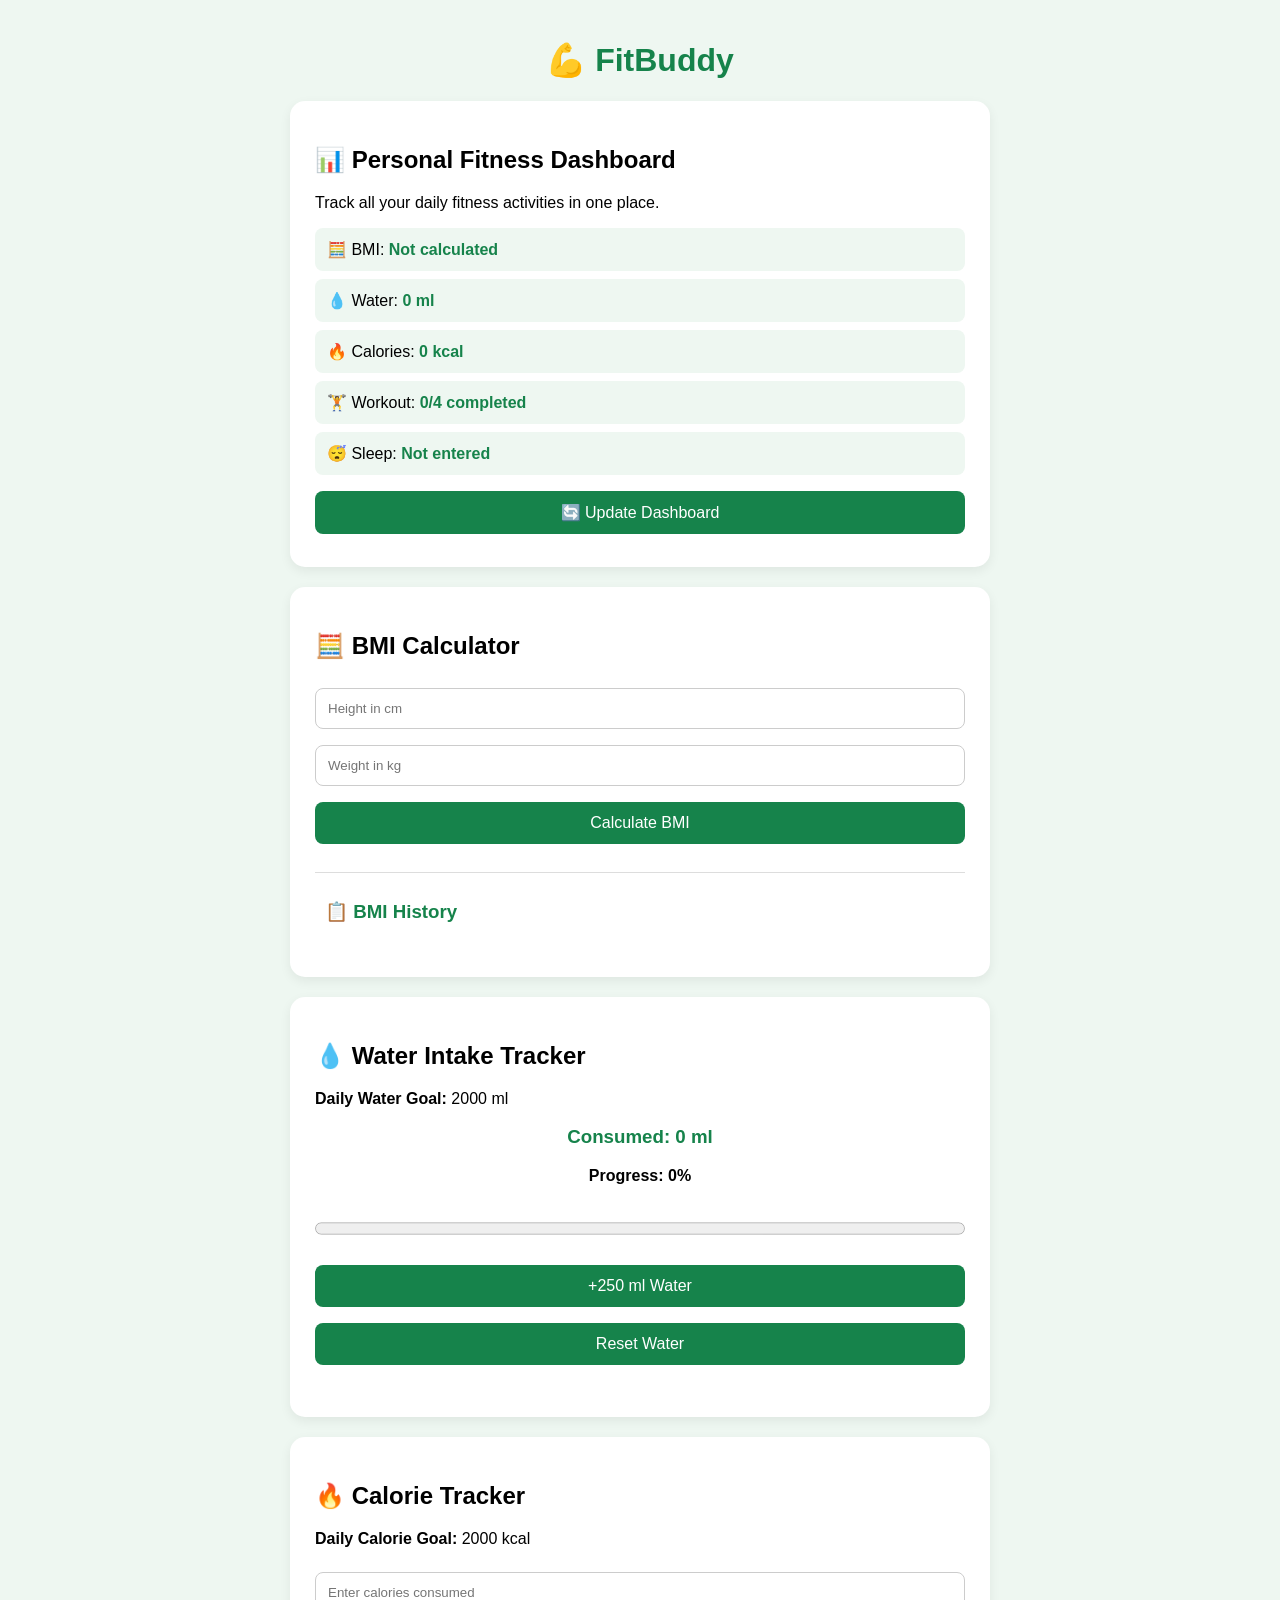
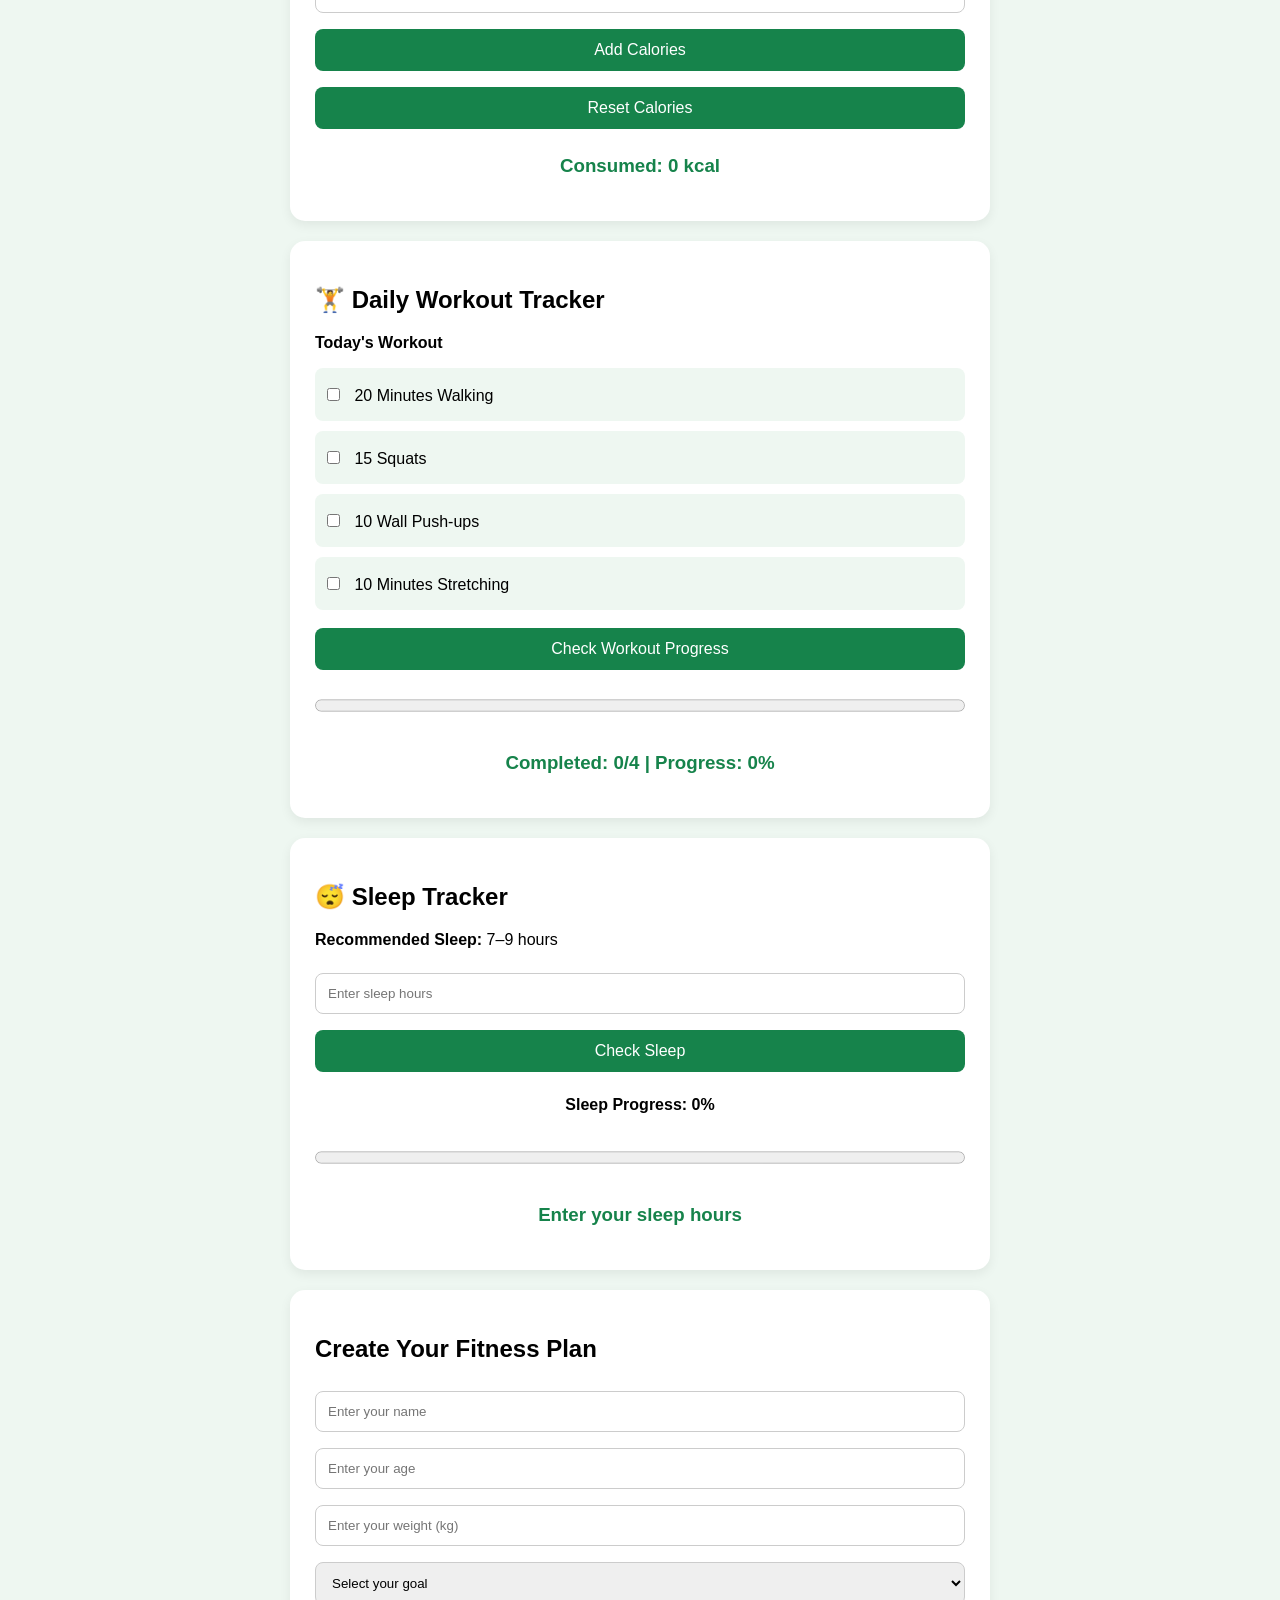
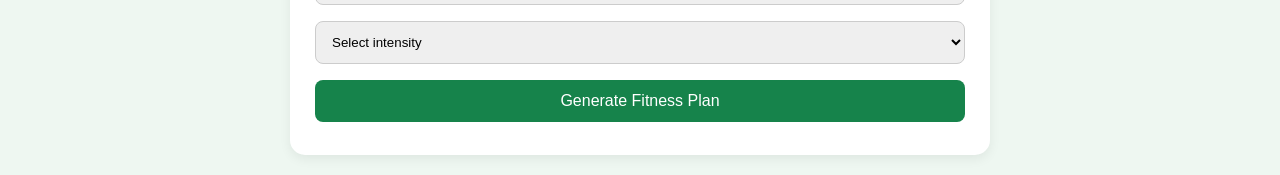
<file: templates/index.html>
<!DOCTYPE html>
<html lang="en">
<head>
    <meta charset="UTF-8">
    <meta name="viewport" content="width=device-width, initial-scale=1.0">
    <title>FitBuddy</title>

    <style>
        body {
            font-family: Arial, sans-serif;
            background: #eef7f1;
            margin: 0;
            padding: 20px;
        }

        .container {
            max-width: 700px;
            margin: auto;
        }

        h1 {
            text-align: center;
            color: #16834b;
        }

        .card {
            background: white;
            padding: 25px;
            margin-top: 20px;
            border-radius: 15px;
            box-shadow: 0 4px 12px #0001;
        }

        input, select, button {
            width: 100%;
            padding: 12px;
            margin: 8px 0;
            box-sizing: border-box;
            border-radius: 8px;
            border: 1px solid #ccc;
        }

        button {
            background: #16834b;
            color: white;
            border: none;
            cursor: pointer;
            font-size: 16px;
        }

        button:hover {
            background: #106638;
        }

        #result {
            white-space: pre-line;
            line-height: 1.7;
            color: #333;
        }

        #bmiResult {
            margin-top: 15px;
        }

        #bmiHistory {
            margin-top: 20px;
            padding: 10px;
            border-top: 1px solid #ddd;
        }

        #bmiHistory h3 {
            color: #16834b;
        }

        .history-item {
            background: #eef7f1;
            padding: 12px;
            margin: 8px 0;
            border-radius: 8px;
        }

        #waterProgress,
        #workoutProgress,
        #sleepProgress {
            width: 100%;
            height: 25px;
            margin: 15px 0;
        }

        #waterAmount,
        #calorieAmount,
        #workoutResult,
        #sleepResult {
            color: #16834b;
            text-align: center;
        }

        #waterPercentage,
        #sleepPercentage {
            text-align: center;
            font-weight: bold;
        }

        #waterMessage,
        #calorieMessage,
        #sleepMessage {
            color: #16834b;
            text-align: center;
            font-weight: bold;
        }

        .workout-option {
            display: block;
            background: #eef7f1;
            padding: 12px;
            margin: 10px 0;
            border-radius: 8px;
        }

        .workout-option input {
            width: auto;
            margin-right: 10px;
        }

        #dashboardBMI,
        #dashboardWater,
        #dashboardCalories,
        #dashboardWorkout,
        #dashboardSleep {
            color: #16834b;
            font-weight: bold;
        }
    </style>
</head>

<body>

    <div class="container">

        <h1>💪 FitBuddy</h1>

        <!-- Personal Fitness Dashboard -->
        <div class="card">
            <h2>📊 Personal Fitness Dashboard</h2>

            <p>Track all your daily fitness activities in one place.</p>

            <div class="history-item">
                🧮 BMI:
                <span id="dashboardBMI">Not calculated</span>
            </div>

            <div class="history-item">
                💧 Water:
                <span id="dashboardWater">0 ml</span>
            </div>

            <div class="history-item">
                🔥 Calories:
                <span id="dashboardCalories">0 kcal</span>
            </div>

            <div class="history-item">
                🏋️ Workout:
                <span id="dashboardWorkout">0/4 completed</span>
            </div>

            <div class="history-item">
                😴 Sleep:
                <span id="dashboardSleep">Not entered</span>
            </div>

            <button type="button" onclick="updateDashboard()">
                🔄 Update Dashboard
            </button>
        </div>

        <!-- BMI Calculator -->
        <div class="card">
            <h2>🧮 BMI Calculator</h2>

            <input
                type="number"
                id="bmiHeight"
                placeholder="Height in cm"
                min="1"
            >

            <input
                type="number"
                id="bmiWeight"
                placeholder="Weight in kg"
                min="1"
            >

            <button type="button" onclick="calculateBMI()">
                Calculate BMI
            </button>

            <h3 id="bmiResult"></h3>

            <div id="bmiHistory">
                <h3>📋 BMI History</h3>
            </div>
        </div>

        <!-- Water Intake Tracker -->
        <div class="card">
            <h2>💧 Water Intake Tracker</h2>

            <p><strong>Daily Water Goal:</strong> 2000 ml</p>

            <h3 id="waterAmount">Consumed: 0 ml</h3>

            <p id="waterPercentage">Progress: 0%</p>

            <progress
                id="waterProgress"
                value="0"
                max="2000">
            </progress>

            <button type="button" onclick="addWater(250)">
                +250 ml Water
            </button>

            <button type="button" onclick="resetWater()">
                Reset Water
            </button>

            <h3 id="waterMessage"></h3>
        </div>

        <!-- Calorie Tracker -->
        <div class="card">
            <h2>🔥 Calorie Tracker</h2>

            <p><strong>Daily Calorie Goal:</strong> 2000 kcal</p>

            <input
                type="number"
                id="calorieInput"
                placeholder="Enter calories consumed"
                min="1"
                step="1"
            >

            <button type="button" onclick="addCalories()">
                Add Calories
            </button>

            <button type="button" onclick="resetCalories()">
                Reset Calories
            </button>

            <h3 id="calorieAmount">Consumed: 0 kcal</h3>

            <p id="calorieMessage"></p>
        </div>

        <!-- Daily Workout Tracker -->
        <div class="card">
            <h2>🏋️ Daily Workout Tracker</h2>

            <p><strong>Today's Workout</strong></p>

            <label class="workout-option">
                <input type="checkbox" id="walking">
                20 Minutes Walking
            </label>

            <label class="workout-option">
                <input type="checkbox" id="squats">
                15 Squats
            </label>

            <label class="workout-option">
                <input type="checkbox" id="pushups">
                10 Wall Push-ups
            </label>

            <label class="workout-option">
                <input type="checkbox" id="stretching">
                10 Minutes Stretching
            </label>

            <button type="button" onclick="checkWorkout()">
                Check Workout Progress
            </button>

            <progress
                id="workoutProgress"
                value="0"
                max="4">
            </progress>

            <h3 id="workoutResult">
                Completed: 0/4 | Progress: 0%
            </h3>
        </div>

        <!-- Sleep Tracker -->
        <div class="card">
            <h2>😴 Sleep Tracker</h2>

            <p><strong>Recommended Sleep:</strong> 7–9 hours</p>

            <input
                type="number"
                id="sleepHours"
                placeholder="Enter sleep hours"
                min="0"
                max="24"
                step="0.5"
            >

            <button type="button" onclick="checkSleep()">
                Check Sleep
            </button>

            <p id="sleepPercentage">Sleep Progress: 0%</p>

            <progress
                id="sleepProgress"
                value="0"
                max="9">
            </progress>

            <h3 id="sleepResult">
                Enter your sleep hours
            </h3>

            <p id="sleepMessage"></p>
        </div>

        <!-- Fitness Plan Form -->
        <div class="card">
            <h2>Create Your Fitness Plan</h2>

            <form id="fitnessForm">

                <input
                    type="text"
                    name="name"
                    placeholder="Enter your name"
                    required
                >

                <input
                    type="number"
                    name="age"
                    placeholder="Enter your age"
                    required
                >

                <input
                    type="number"
                    name="weight"
                    placeholder="Enter your weight (kg)"
                    required
                >

                <select name="goal" required>
                    <option value="">Select your goal</option>
                    <option value="weight loss">Weight Loss</option>
                    <option value="muscle gain">Muscle Gain</option>
                    <option value="general fitness">General Fitness</option>
                </select>

                <select name="intensity" required>
                    <option value="">Select intensity</option>
                    <option value="beginner">Beginner</option>
                    <option value="intermediate">Intermediate</option>
                    <option value="advanced">Advanced</option>
                </select>

                <button type="submit">
                    Generate Fitness Plan
                </button>

            </form>
        </div>

        <!-- Fitness Plan Result -->
        <div class="card" id="resultCard" style="display: none;">

            <h2>🌟 Your Fitness Plan</h2>

            <div id="result"></div>

            <button type="button" onclick="window.print()">
                🖨️ Print / Save Plan
            </button>

        </div>

    </div>

    <script>

        // BMI Calculator
        function calculateBMI() {

            const height = Number(
                document.getElementById("bmiHeight").value
            );

            const weight = Number(
                document.getElementById("bmiWeight").value
            );

            const resultElement =
                document.getElementById("bmiResult");

            if (!height || !weight || height <= 0 || weight <= 0) {

                resultElement.textContent =
                    "Please enter valid height and weight.";

                resultElement.style.color = "red";

                return;
            }

            const heightInMeter = height / 100;

            const bmi = weight / (
                heightInMeter * heightInMeter
            );

            let category = "";

            if (bmi < 18.5) {

                category = "Underweight";
                resultElement.style.color = "orange";

            } else if (bmi < 25) {

                category = "Normal weight";
                resultElement.style.color = "green";

            } else if (bmi < 30) {

                category = "Overweight";
                resultElement.style.color = "blue";

            } else {

                category = "Obesity range";
                resultElement.style.color = "red";
            }

            resultElement.textContent =
                "Your BMI: " + bmi.toFixed(2) +
                " | " + category;

            const historyElement =
                document.getElementById("bmiHistory");

            const historyItem =
                document.createElement("div");

            historyItem.className = "history-item";

            historyItem.textContent =
                "BMI: " + bmi.toFixed(2) +
                " | Category: " + category +
                " | Weight: " + weight + " kg";

            historyElement.appendChild(historyItem);
        }


        // Water Intake Tracker
        let waterConsumed = 0;

        const dailyWaterGoal = 2000;

        function addWater(amount) {

            waterConsumed += amount;

            if (waterConsumed > dailyWaterGoal) {
                waterConsumed = dailyWaterGoal;
            }

            const percentage =
                Math.round(
                    (waterConsumed / dailyWaterGoal) * 100
                );

            document.getElementById("waterAmount")
                .textContent =
                "Consumed: " + waterConsumed + " ml";

            document.getElementById("waterPercentage")
                .textContent =
                "Progress: " + percentage + "%";

            document.getElementById("waterProgress")
                .value = waterConsumed;

            if (waterConsumed >= dailyWaterGoal) {

                document.getElementById("waterMessage")
                    .textContent =
                    "🎉 Daily water goal completed!";

            } else {

                document.getElementById("waterMessage")
                    .textContent =
                    "Keep drinking water! 💧";
            }
        }

        function resetWater() {

            waterConsumed = 0;

            document.getElementById("waterAmount")
                .textContent =
                "Consumed: 0 ml";

            document.getElementById("waterPercentage")
                .textContent =
                "Progress: 0%";

            document.getElementById("waterProgress")
                .value = 0;

            document.getElementById("waterMessage")
                .textContent = "";
        }


        // Calorie Tracker
        let totalCalories = 0;

        const dailyCalorieGoal = 2000;

        function addCalories() {

            const input =
                document.getElementById("calorieInput");

            const calories = parseInt(
                input.value.trim(),
                10
            );

            if (isNaN(calories) || calories <= 0) {

                alert("Please enter valid calories");

                input.focus();

                return;
            }

            totalCalories += calories;

            document.getElementById("calorieAmount")
                .textContent =
                "Consumed: " + totalCalories + " kcal";

            if (totalCalories >= dailyCalorieGoal) {

                document.getElementById("calorieMessage")
                    .textContent =
                    "🎯 Daily calorie goal reached!";

            } else {

                document.getElementById("calorieMessage")
                    .textContent =
                    "Keep tracking your calories! 💪";
            }

            input.value = "";
        }

        function resetCalories() {

            totalCalories = 0;

            document.getElementById("calorieAmount")
                .textContent =
                "Consumed: 0 kcal";

            document.getElementById("calorieMessage")
                .textContent = "";
        }


        // Daily Workout Tracker
        function checkWorkout() {

            let completed = 0;

            const totalWorkouts = 4;

            if (document.getElementById("walking").checked) {
                completed++;
            }

            if (document.getElementById("squats").checked) {
                completed++;
            }

            if (document.getElementById("pushups").checked) {
                completed++;
            }

            if (document.getElementById("stretching").checked) {
                completed++;
            }

            const percentage = Math.round(
                (completed / totalWorkouts) * 100
            );

            document.getElementById("workoutProgress")
                .value = completed;

            document.getElementById("workoutResult")
                .textContent =
                "Completed: " + completed +
                "/" + totalWorkouts +
                " | Progress: " + percentage + "%";

            if (completed === totalWorkouts) {

                document.getElementById("workoutResult")
                    .textContent +=
                    " 🎉 All workouts completed!";
            }
        }


        // Sleep Tracker
        function checkSleep() {

            const sleepInput =
                document.getElementById("sleepHours");

            const sleepHours =
                parseFloat(sleepInput.value);

            const sleepResult =
                document.getElementById("sleepResult");

            const sleepMessage =
                document.getElementById("sleepMessage");

            if (
                isNaN(sleepHours) ||
                sleepHours < 0 ||
                sleepHours > 24
            ) {

                sleepResult.textContent =
                    "Please enter valid sleep hours";

                sleepResult.style.color = "red";

                return;
            }

            const sleepPercentage =
                Math.min(
                    Math.round((sleepHours / 9) * 100),
                    100
                );

            document.getElementById("sleepProgress")
                .value = Math.min(sleepHours, 9);

            document.getElementById("sleepPercentage")
                .textContent =
                "Sleep Progress: " +
                sleepPercentage + "%";

            sleepResult.style.color = "#16834b";

            sleepResult.textContent =
                "You slept " + sleepHours + " hours";

            if (sleepHours < 6) {

                sleepMessage.textContent =
                    "You need more sleep. Try to rest well 😴";

            } else if (sleepHours < 7) {

                sleepMessage.textContent =
                    "Sleep is slightly low. Aim for 7–9 hours 🌙";

            } else if (sleepHours <= 9) {

                sleepMessage.textContent =
                    "Great! You got healthy sleep 🎉";

            } else {

                sleepMessage.textContent =
                    "You slept longer than usual. Maintain a balanced routine 😊";
            }
        }


        // Personal Fitness Dashboard
        function updateDashboard() {

            const bmiText =
                document.getElementById("bmiResult").textContent;

            const waterText =
                document.getElementById("waterAmount").textContent;

            const calorieText =
                document.getElementById("calorieAmount").textContent;

            const workoutText =
                document.getElementById("workoutResult").textContent;

            const sleepText =
                document.getElementById("sleepResult").textContent;

            document.getElementById("dashboardBMI")
                .textContent =
                bmiText || "Not calculated";

            document.getElementById("dashboardWater")
                .textContent =
                waterText.replace("Consumed: ", "");

            document.getElementById("dashboardCalories")
                .textContent =
                calorieText.replace("Consumed: ", "");

            document.getElementById("dashboardWorkout")
                .textContent =
                workoutText.split("|")[0]
                .replace("Completed: ", "");

            document.getElementById("dashboardSleep")
                .textContent =
                sleepText === "Enter your sleep hours"
                    ? "Not entered"
                    : sleepText.replace("You slept ", "");
        }


        // Fitness Plan Generator
        document.getElementById("fitnessForm")
            .addEventListener("submit", async function(event) {

                event.preventDefault();

                const formData = new FormData(this);

                const response = await fetch("/generate", {
                    method: "POST",
                    body: formData
                });

                const data = await response.json();

                document.getElementById("resultCard")
                    .style.display = "block";

                document.getElementById("result")
                    .textContent = data.plan;

            });

    </script>

</body>
</html>
</file>
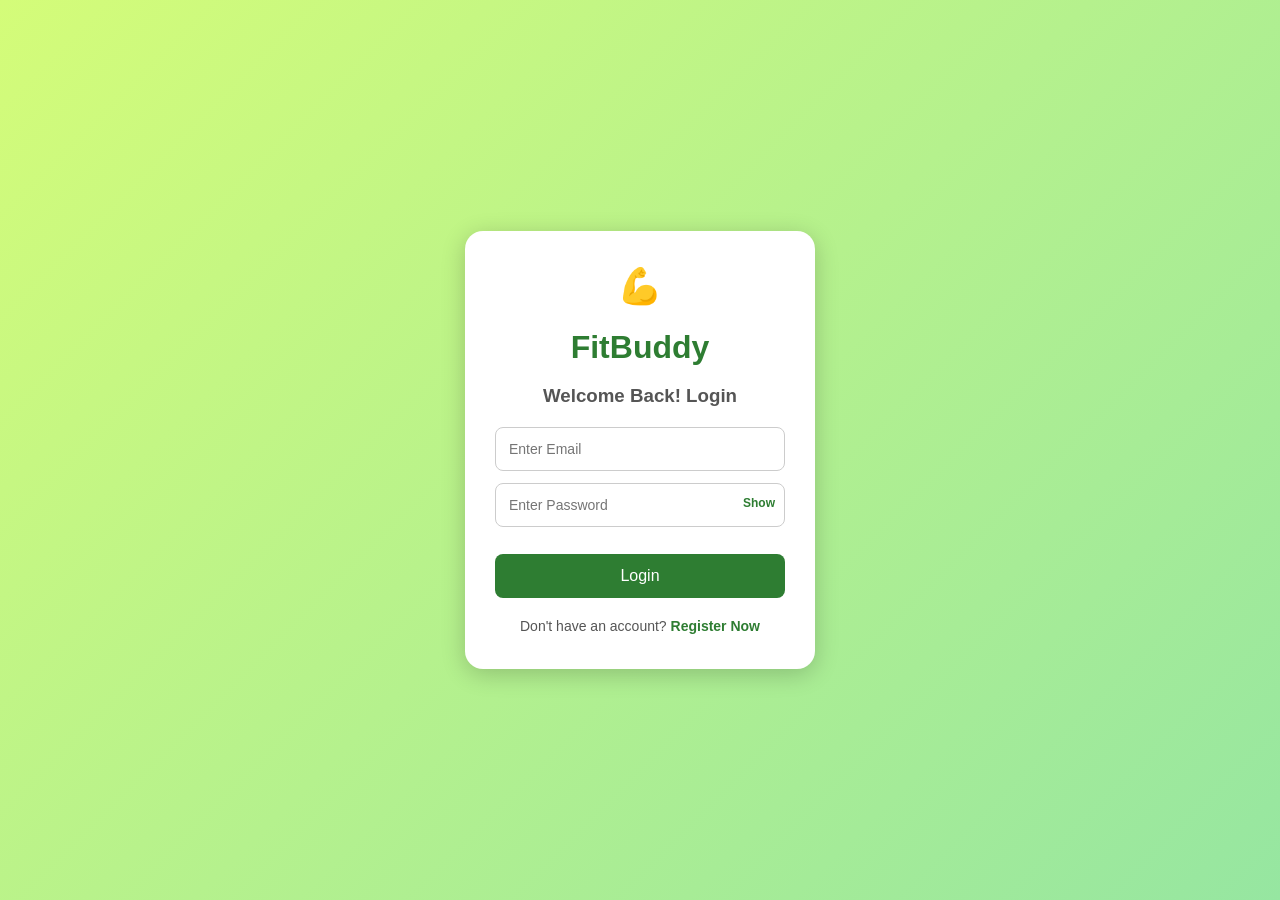
<file: templates/login.html>
<!DOCTYPE html>
<html lang="en">
<head>
    <meta charset="UTF-8">
    <meta name="viewport" content="width=device-width, initial-scale=1.0">

    <title>FitBuddy Login</title>

    <style>
        * {
            box-sizing: border-box;
        }

        body {
            font-family: Arial, sans-serif;
            background: linear-gradient(135deg, #d4fc79, #96e6a1);
            display: flex;
            justify-content: center;
            align-items: center;
            min-height: 100vh;
            margin: 0;
        }

        .login-box {
            background: white;
            padding: 35px 30px;
            width: 350px;
            border-radius: 18px;
            box-shadow: 0 5px 25px rgba(0, 0, 0, 0.2);
            text-align: center;
        }

        .logo {
            font-size: 35px;
            margin-bottom: 5px;
        }

        h1 {
            color: #2e7d32;
            margin-bottom: 5px;
        }

        h3 {
            color: #555;
            margin-bottom: 20px;
        }

        .input-group {
            position: relative;
            margin: 12px 0;
        }

        input {
            width: 100%;
            padding: 13px;
            border: 1px solid #ccc;
            border-radius: 8px;
            font-size: 14px;
        }

        input:focus {
            outline: none;
            border-color: #2e7d32;
        }

        .password-input {
            padding-right: 70px;
        }

        .show-password {
            position: absolute;
            right: 10px;
            top: 13px;
            color: #2e7d32;
            cursor: pointer;
            font-size: 12px;
            font-weight: bold;
        }

        button {
            width: 100%;
            padding: 13px;
            margin-top: 15px;
            background: #2e7d32;
            color: white;
            border: none;
            border-radius: 8px;
            cursor: pointer;
            font-size: 16px;
        }

        button:hover {
            background: #1b5e20;
        }

        button:disabled {
            background: #999;
            cursor: not-allowed;
        }

        #message {
            margin-top: 15px;
            font-weight: bold;
            font-size: 14px;
        }

        .register-link {
            margin-top: 20px;
            font-size: 14px;
            color: #555;
        }

        .register-link a {
            color: #2e7d32;
            font-weight: bold;
            text-decoration: none;
        }

        .register-link a:hover {
            text-decoration: underline;
        }
    </style>
</head>

<body>

    <div class="login-box">

        <div class="logo">💪</div>

        <h1>FitBuddy</h1>
        <h3>Welcome Back! Login</h3>

        <form id="loginForm">

            <div class="input-group">
                <input
                    type="email"
                    id="email"
                    placeholder="Enter Email"
                    required
                >
            </div>

            <div class="input-group">
                <input
                    type="password"
                    id="password"
                    class="password-input"
                    placeholder="Enter Password"
                    minlength="6"
                    required
                >

                <span
                    class="show-password"
                    onclick="togglePassword()"
                >
                    Show
                </span>
            </div>

            <button type="submit" id="loginButton">
                Login
            </button>

        </form>

        <p id="message"></p>

        <div class="register-link">
            Don't have an account?
            <a href="/register-page">Register Now</a>
        </div>

    </div>

    <script>
        function togglePassword() {
            const passwordInput = document.getElementById("password");
            const showPassword = document.querySelector(".show-password");

            if (passwordInput.type === "password") {
                passwordInput.type = "text";
                showPassword.innerText = "Hide";
            } else {
                passwordInput.type = "password";
                showPassword.innerText = "Show";
            }
        }

        document.getElementById("loginForm").addEventListener(
            "submit",
            async function(event) {

                event.preventDefault();

                const email = document.getElementById("email").value.trim();
                const password = document.getElementById("password").value.trim();

                const message = document.getElementById("message");
                const loginButton = document.getElementById("loginButton");

                message.innerText = "";
                loginButton.disabled = true;
                loginButton.innerText = "Logging in...";

                const formData = new FormData();

                formData.append("email", email);
                formData.append("password", password);

                try {
                    const response = await fetch("/login", {
                        method: "POST",
                        body: formData
                    });

                    const result = await response.json();

                    if (result.success) {
                        message.style.color = "green";
                        message.innerText =
                            "Login successful! Welcome " + result.user.username;

                        setTimeout(function() {
                            window.location.href = "/";
                        }, 1500);

                    } else {
                        message.style.color = "red";
                        message.innerText = result.message;
                    }

                } catch (error) {
                    message.style.color = "red";
                    message.innerText =
                        "Something went wrong. Please try again.";
                }

                loginButton.disabled = false;
                loginButton.innerText = "Login";
            }
        );
    </script>

</body>
</html>
</file>
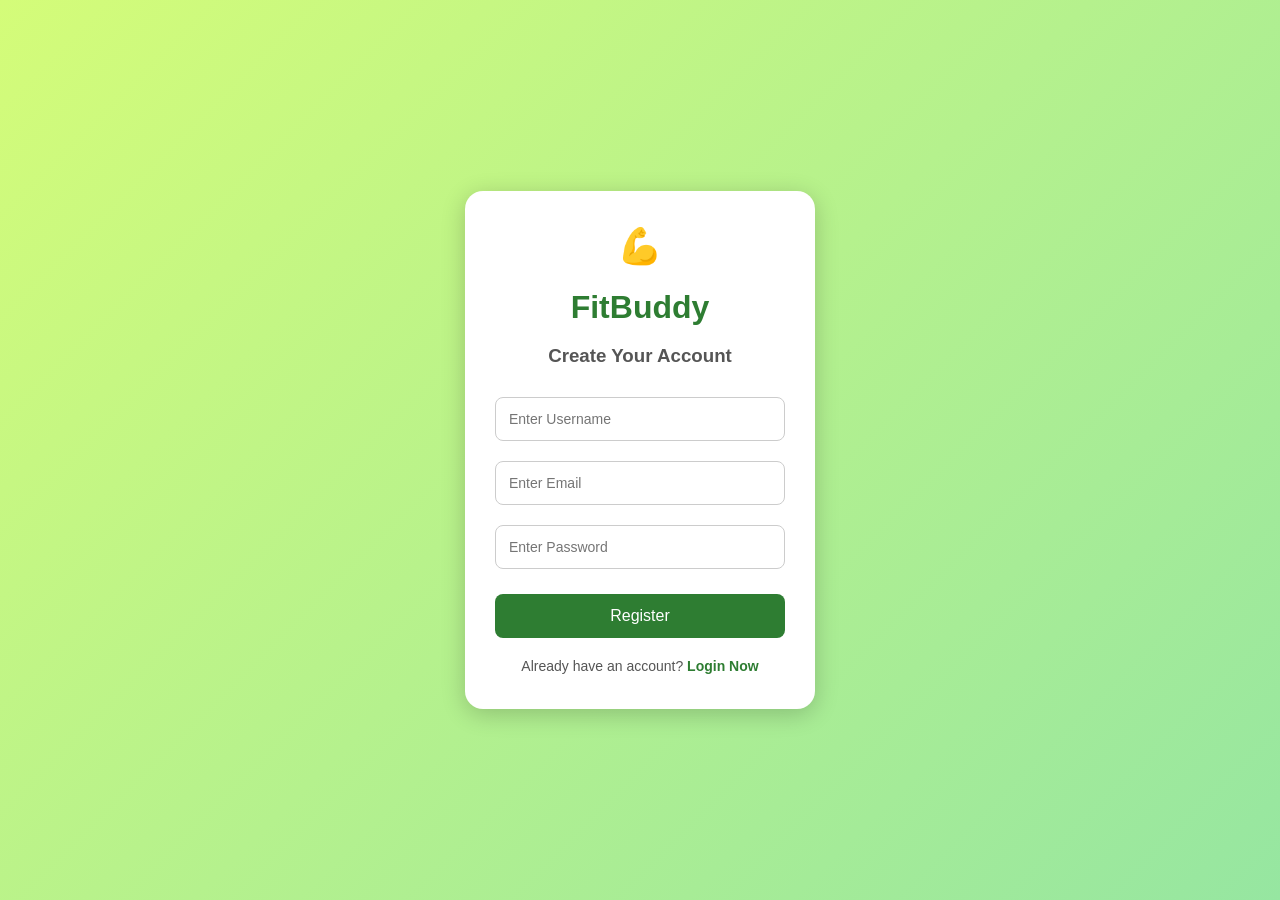
<file: templates/register.html>
<!DOCTYPE html>
<html lang="en">
<head>
    <meta charset="UTF-8">
    <meta name="viewport" content="width=device-width, initial-scale=1.0">

    <title>FitBuddy Registration</title>

    <style>
        * {
            box-sizing: border-box;
        }

        body {
            font-family: Arial, sans-serif;
            background: linear-gradient(135deg, #d4fc79, #96e6a1);
            display: flex;
            justify-content: center;
            align-items: center;
            min-height: 100vh;
            margin: 0;
        }

        .register-box {
            background: white;
            padding: 35px 30px;
            width: 350px;
            border-radius: 18px;
            box-shadow: 0 5px 25px rgba(0, 0, 0, 0.2);
            text-align: center;
        }

        .logo {
            font-size: 35px;
        }

        h1 {
            color: #2e7d32;
            margin-bottom: 5px;
        }

        h3 {
            color: #555;
            margin-bottom: 20px;
        }

        input {
            width: 100%;
            padding: 13px;
            margin: 10px 0;
            border: 1px solid #ccc;
            border-radius: 8px;
            font-size: 14px;
        }

        input:focus {
            outline: none;
            border-color: #2e7d32;
        }

        button {
            width: 100%;
            padding: 13px;
            margin-top: 15px;
            background: #2e7d32;
            color: white;
            border: none;
            border-radius: 8px;
            cursor: pointer;
            font-size: 16px;
        }

        button:hover {
            background: #1b5e20;
        }

        button:disabled {
            background: #999;
        }

        #message {
            margin-top: 15px;
            font-weight: bold;
            font-size: 14px;
        }

        .login-link {
            margin-top: 20px;
            color: #555;
            font-size: 14px;
        }

        .login-link a {
            color: #2e7d32;
            font-weight: bold;
            text-decoration: none;
        }
    </style>
</head>

<body>

    <div class="register-box">

        <div class="logo">💪</div>

        <h1>FitBuddy</h1>
        <h3>Create Your Account</h3>

        <form id="registerForm">

            <input
                type="text"
                id="username"
                placeholder="Enter Username"
                minlength="3"
                required
            >

            <input
                type="email"
                id="email"
                placeholder="Enter Email"
                required
            >

            <input
                type="password"
                id="password"
                placeholder="Enter Password"
                minlength="6"
                required
            >

            <button type="submit" id="registerButton">
                Register
            </button>

        </form>

        <p id="message"></p>

        <div class="login-link">
            Already have an account?
            <a href="/login">Login Now</a>
        </div>

    </div>

    <script>
        document.getElementById("registerForm").addEventListener(
            "submit",
            async function(event) {

                event.preventDefault();

                const username = document.getElementById("username").value.trim();
                const email = document.getElementById("email").value.trim();
                const password = document.getElementById("password").value.trim();

                const message = document.getElementById("message");
                const registerButton = document.getElementById("registerButton");

                const formData = new FormData();

                formData.append("username", username);
                formData.append("email", email);
                formData.append("password", password);

                registerButton.disabled = true;
                registerButton.innerText = "Registering...";

                try {
                    const response = await fetch("/register", {
                        method: "POST",
                        body: formData
                    });

                    const result = await response.json();

                    if (result.success) {
                        message.style.color = "green";
                        message.innerText = result.message;

                        setTimeout(function() {
                            window.location.href = "/login";
                        }, 1500);

                    } else {
                        message.style.color = "red";
                        message.innerText = result.message;
                    }

                } catch (error) {
                    message.style.color = "red";
                    message.innerText =
                        "Something went wrong. Please try again.";
                }

                registerButton.disabled = false;
                registerButton.innerText = "Register";
            }
        );
    </script>

</body>
</html>
</file>
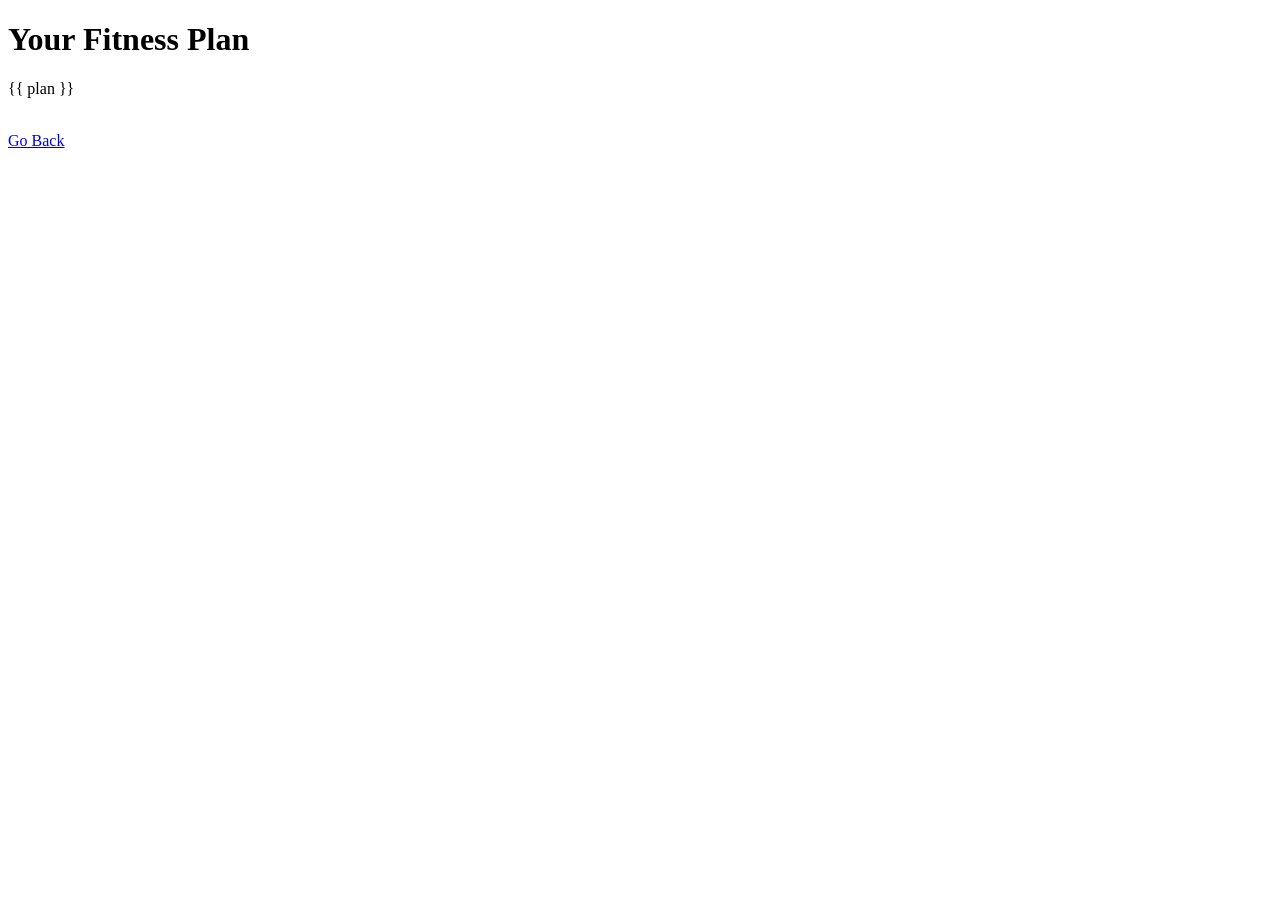
<file: templates/result.html>
<!DOCTYPE html>
<html lang="en">
<head>
    <meta charset="UTF-8">
    <meta name="viewport" content="width=device-width, initial-scale=1.0">
    <title>Your Fitness Plan</title>
</head>
<body>

    <h1>Your Fitness Plan</h1>

    <p>{{ plan }}</p>

    <br>

    <a href="/">Go Back</a>

</body>
</html>
</file>
